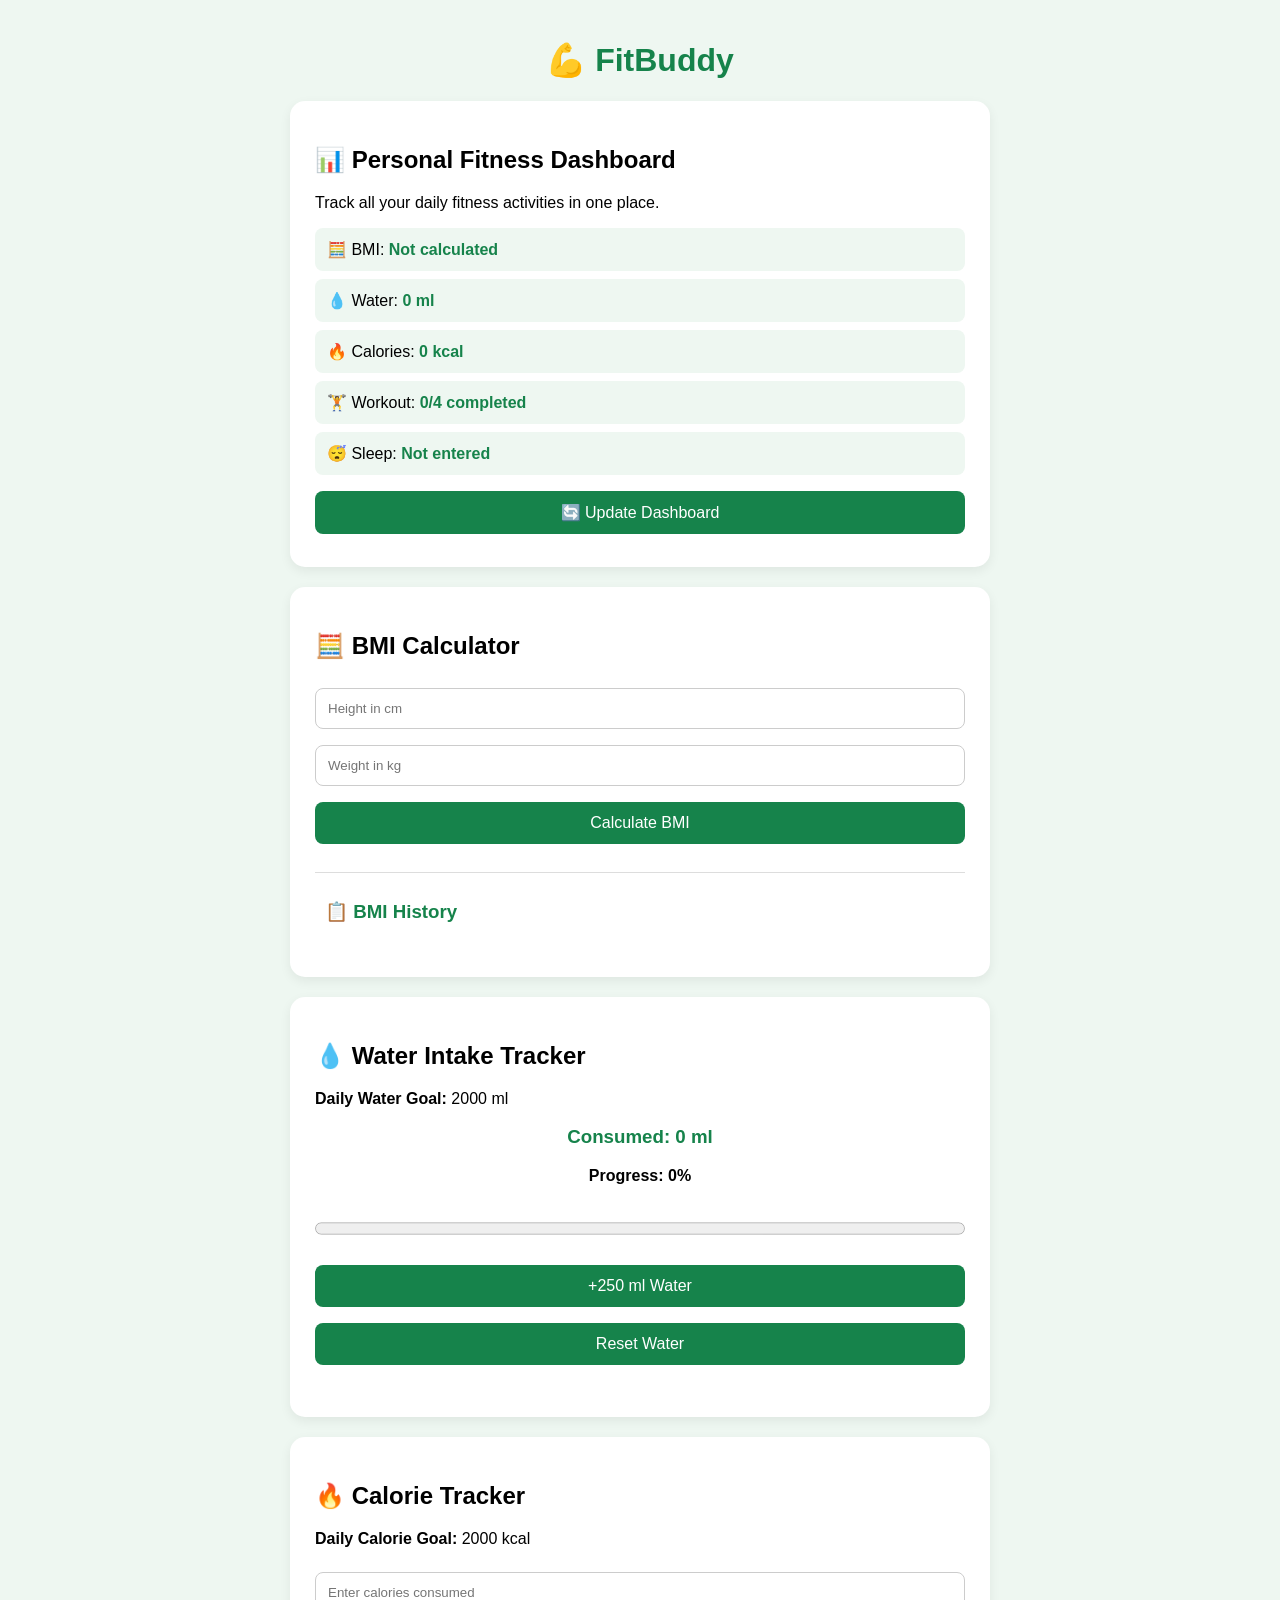
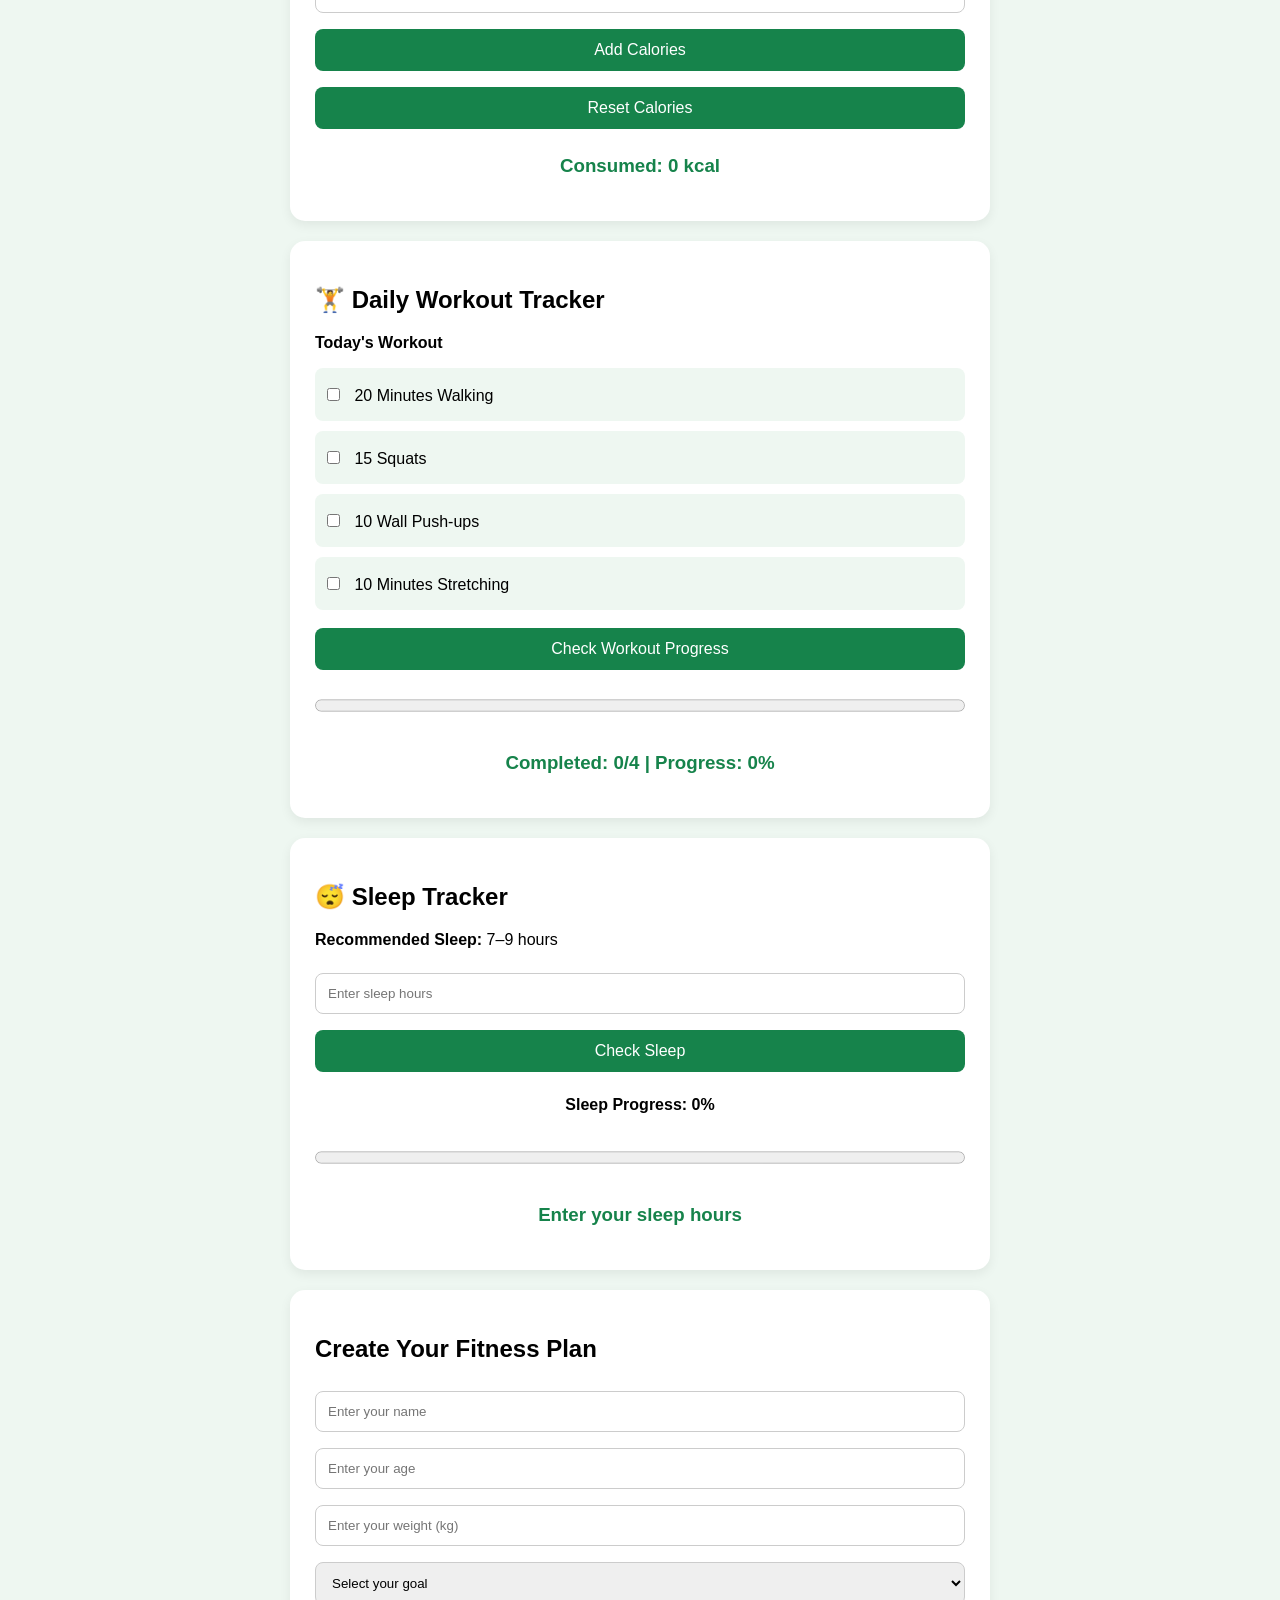
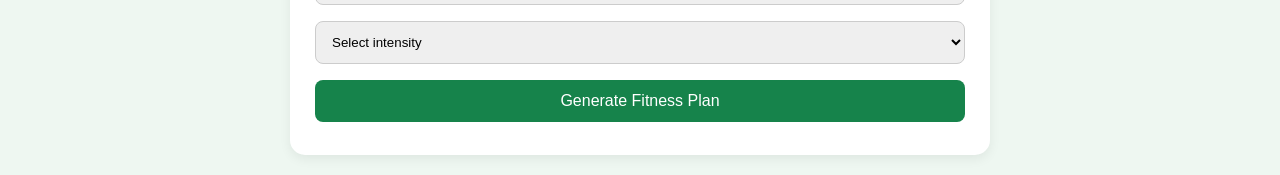
<file: templates/index.html>
<!DOCTYPE html>
<html lang="en">
<head>
    <meta charset="UTF-8">
    <meta name="viewport" content="width=device-width, initial-scale=1.0">
    <title>FitBuddy</title>

    <style>
        body {
            font-family: Arial, sans-serif;
            background: #eef7f1;
            margin: 0;
            padding: 20px;
        }

        .container {
            max-width: 700px;
            margin: auto;
        }

        h1 {
            text-align: center;
            color: #16834b;
        }

        .card {
            background: white;
            padding: 25px;
            margin-top: 20px;
            border-radius: 15px;
            box-shadow: 0 4px 12px #0001;
        }

        input, select, button {
            width: 100%;
            padding: 12px;
            margin: 8px 0;
            box-sizing: border-box;
            border-radius: 8px;
            border: 1px solid #ccc;
        }

        button {
            background: #16834b;
            color: white;
            border: none;
            cursor: pointer;
            font-size: 16px;
        }

        button:hover {
            background: #106638;
        }

        #result {
            white-space: pre-line;
            line-height: 1.7;
            color: #333;
        }

        #bmiResult {
            margin-top: 15px;
        }

        #bmiHistory {
            margin-top: 20px;
            padding: 10px;
            border-top: 1px solid #ddd;
        }

        #bmiHistory h3 {
            color: #16834b;
        }

        .history-item {
            background: #eef7f1;
            padding: 12px;
            margin: 8px 0;
            border-radius: 8px;
        }

        #waterProgress,
        #workoutProgress,
        #sleepProgress {
            width: 100%;
            height: 25px;
            margin: 15px 0;
        }

        #waterAmount,
        #calorieAmount,
        #workoutResult,
        #sleepResult {
            color: #16834b;
            text-align: center;
        }

        #waterPercentage,
        #sleepPercentage {
            text-align: center;
            font-weight: bold;
        }

        #waterMessage,
        #calorieMessage,
        #sleepMessage {
            color: #16834b;
            text-align: center;
            font-weight: bold;
        }

        .workout-option {
            display: block;
            background: #eef7f1;
            padding: 12px;
            margin: 10px 0;
            border-radius: 8px;
        }

        .workout-option input {
            width: auto;
            margin-right: 10px;
        }

        #dashboardBMI,
        #dashboardWater,
        #dashboardCalories,
        #dashboardWorkout,
        #dashboardSleep {
            color: #16834b;
            font-weight: bold;
        }
    </style>
</head>

<body>

    <div class="container">

        <h1>💪 FitBuddy</h1>

        <!-- Personal Fitness Dashboard -->
        <div class="card">
            <h2>📊 Personal Fitness Dashboard</h2>

            <p>Track all your daily fitness activities in one place.</p>

            <div class="history-item">
                🧮 BMI:
                <span id="dashboardBMI">Not calculated</span>
            </div>

            <div class="history-item">
                💧 Water:
                <span id="dashboardWater">0 ml</span>
            </div>

            <div class="history-item">
                🔥 Calories:
                <span id="dashboardCalories">0 kcal</span>
            </div>

            <div class="history-item">
                🏋️ Workout:
                <span id="dashboardWorkout">0/4 completed</span>
            </div>

            <div class="history-item">
                😴 Sleep:
                <span id="dashboardSleep">Not entered</span>
            </div>

            <button type="button" onclick="updateDashboard()">
                🔄 Update Dashboard
            </button>
        </div>

        <!-- BMI Calculator -->
        <div class="card">
            <h2>🧮 BMI Calculator</h2>

            <input
                type="number"
                id="bmiHeight"
                placeholder="Height in cm"
                min="1"
            >

            <input
                type="number"
                id="bmiWeight"
                placeholder="Weight in kg"
                min="1"
            >

            <button type="button" onclick="calculateBMI()">
                Calculate BMI
            </button>

            <h3 id="bmiResult"></h3>

            <div id="bmiHistory">
                <h3>📋 BMI History</h3>
            </div>
        </div>

        <!-- Water Intake Tracker -->
        <div class="card">
            <h2>💧 Water Intake Tracker</h2>

            <p><strong>Daily Water Goal:</strong> 2000 ml</p>

            <h3 id="waterAmount">Consumed: 0 ml</h3>

            <p id="waterPercentage">Progress: 0%</p>

            <progress
                id="waterProgress"
                value="0"
                max="2000">
            </progress>

            <button type="button" onclick="addWater(250)">
                +250 ml Water
            </button>

            <button type="button" onclick="resetWater()">
                Reset Water
            </button>

            <h3 id="waterMessage"></h3>
        </div>

        <!-- Calorie Tracker -->
        <div class="card">
            <h2>🔥 Calorie Tracker</h2>

            <p><strong>Daily Calorie Goal:</strong> 2000 kcal</p>

            <input
                type="number"
                id="calorieInput"
                placeholder="Enter calories consumed"
                min="1"
                step="1"
            >

            <button type="button" onclick="addCalories()">
                Add Calories
            </button>

            <button type="button" onclick="resetCalories()">
                Reset Calories
            </button>

            <h3 id="calorieAmount">Consumed: 0 kcal</h3>

            <p id="calorieMessage"></p>
        </div>

        <!-- Daily Workout Tracker -->
        <div class="card">
            <h2>🏋️ Daily Workout Tracker</h2>

            <p><strong>Today's Workout</strong></p>

            <label class="workout-option">
                <input type="checkbox" id="walking">
                20 Minutes Walking
            </label>

            <label class="workout-option">
                <input type="checkbox" id="squats">
                15 Squats
            </label>

            <label class="workout-option">
                <input type="checkbox" id="pushups">
                10 Wall Push-ups
            </label>

            <label class="workout-option">
                <input type="checkbox" id="stretching">
                10 Minutes Stretching
            </label>

            <button type="button" onclick="checkWorkout()">
                Check Workout Progress
            </button>

            <progress
                id="workoutProgress"
                value="0"
                max="4">
            </progress>

            <h3 id="workoutResult">
                Completed: 0/4 | Progress: 0%
            </h3>
        </div>

        <!-- Sleep Tracker -->
        <div class="card">
            <h2>😴 Sleep Tracker</h2>

            <p><strong>Recommended Sleep:</strong> 7–9 hours</p>

            <input
                type="number"
                id="sleepHours"
                placeholder="Enter sleep hours"
                min="0"
                max="24"
                step="0.5"
            >

            <button type="button" onclick="checkSleep()">
                Check Sleep
            </button>

            <p id="sleepPercentage">Sleep Progress: 0%</p>

            <progress
                id="sleepProgress"
                value="0"
                max="9">
            </progress>

            <h3 id="sleepResult">
                Enter your sleep hours
            </h3>

            <p id="sleepMessage"></p>
        </div>

        <!-- Fitness Plan Form -->
        <div class="card">
            <h2>Create Your Fitness Plan</h2>

            <form id="fitnessForm">

                <input
                    type="text"
                    name="name"
                    placeholder="Enter your name"
                    required
                >

                <input
                    type="number"
                    name="age"
                    placeholder="Enter your age"
                    required
                >

                <input
                    type="number"
                    name="weight"
                    placeholder="Enter your weight (kg)"
                    required
                >

                <select name="goal" required>
                    <option value="">Select your goal</option>
                    <option value="weight loss">Weight Loss</option>
                    <option value="muscle gain">Muscle Gain</option>
                    <option value="general fitness">General Fitness</option>
                </select>

                <select name="intensity" required>
                    <option value="">Select intensity</option>
                    <option value="beginner">Beginner</option>
                    <option value="intermediate">Intermediate</option>
                    <option value="advanced">Advanced</option>
                </select>

                <button type="submit">
                    Generate Fitness Plan
                </button>

            </form>
        </div>

        <!-- Fitness Plan Result -->
        <div class="card" id="resultCard" style="display: none;">

            <h2>🌟 Your Fitness Plan</h2>

            <div id="result"></div>

            <button type="button" onclick="window.print()">
                🖨️ Print / Save Plan
            </button>

        </div>

    </div>

    <script>

        // BMI Calculator
        function calculateBMI() {

            const height = Number(
                document.getElementById("bmiHeight").value
            );

            const weight = Number(
                document.getElementById("bmiWeight").value
            );

            const resultElement =
                document.getElementById("bmiResult");

            if (!height || !weight || height <= 0 || weight <= 0) {

                resultElement.textContent =
                    "Please enter valid height and weight.";

                resultElement.style.color = "red";

                return;
            }

            const heightInMeter = height / 100;

            const bmi = weight / (
                heightInMeter * heightInMeter
            );

            let category = "";

            if (bmi < 18.5) {

                category = "Underweight";
                resultElement.style.color = "orange";

            } else if (bmi < 25) {

                category = "Normal weight";
                resultElement.style.color = "green";

            } else if (bmi < 30) {

                category = "Overweight";
                resultElement.style.color = "blue";

            } else {

                category = "Obesity range";
                resultElement.style.color = "red";
            }

            resultElement.textContent =
                "Your BMI: " + bmi.toFixed(2) +
                " | " + category;

            const historyElement =
                document.getElementById("bmiHistory");

            const historyItem =
                document.createElement("div");

            historyItem.className = "history-item";

            historyItem.textContent =
                "BMI: " + bmi.toFixed(2) +
                " | Category: " + category +
                " | Weight: " + weight + " kg";

            historyElement.appendChild(historyItem);
        }


        // Water Intake Tracker
        let waterConsumed = 0;

        const dailyWaterGoal = 2000;

        function addWater(amount) {

            waterConsumed += amount;

            if (waterConsumed > dailyWaterGoal) {
                waterConsumed = dailyWaterGoal;
            }

            const percentage =
                Math.round(
                    (waterConsumed / dailyWaterGoal) * 100
                );

            document.getElementById("waterAmount")
                .textContent =
                "Consumed: " + waterConsumed + " ml";

            document.getElementById("waterPercentage")
                .textContent =
                "Progress: " + percentage + "%";

            document.getElementById("waterProgress")
                .value = waterConsumed;

            if (waterConsumed >= dailyWaterGoal) {

                document.getElementById("waterMessage")
                    .textContent =
                    "🎉 Daily water goal completed!";

            } else {

                document.getElementById("waterMessage")
                    .textContent =
                    "Keep drinking water! 💧";
            }
        }

        function resetWater() {

            waterConsumed = 0;

            document.getElementById("waterAmount")
                .textContent =
                "Consumed: 0 ml";

            document.getElementById("waterPercentage")
                .textContent =
                "Progress: 0%";

            document.getElementById("waterProgress")
                .value = 0;

            document.getElementById("waterMessage")
                .textContent = "";
        }


        // Calorie Tracker
        let totalCalories = 0;

        const dailyCalorieGoal = 2000;

        function addCalories() {

            const input =
                document.getElementById("calorieInput");

            const calories = parseInt(
                input.value.trim(),
                10
            );

            if (isNaN(calories) || calories <= 0) {

                alert("Please enter valid calories");

                input.focus();

                return;
            }

            totalCalories += calories;

            document.getElementById("calorieAmount")
                .textContent =
                "Consumed: " + totalCalories + " kcal";

            if (totalCalories >= dailyCalorieGoal) {

                document.getElementById("calorieMessage")
                    .textContent =
                    "🎯 Daily calorie goal reached!";

            } else {

                document.getElementById("calorieMessage")
                    .textContent =
                    "Keep tracking your calories! 💪";
            }

            input.value = "";
        }

        function resetCalories() {

            totalCalories = 0;

            document.getElementById("calorieAmount")
                .textContent =
                "Consumed: 0 kcal";

            document.getElementById("calorieMessage")
                .textContent = "";
        }


        // Daily Workout Tracker
        function checkWorkout() {

            let completed = 0;

            const totalWorkouts = 4;

            if (document.getElementById("walking").checked) {
                completed++;
            }

            if (document.getElementById("squats").checked) {
                completed++;
            }

            if (document.getElementById("pushups").checked) {
                completed++;
            }

            if (document.getElementById("stretching").checked) {
                completed++;
            }

            const percentage = Math.round(
                (completed / totalWorkouts) * 100
            );

            document.getElementById("workoutProgress")
                .value = completed;

            document.getElementById("workoutResult")
                .textContent =
                "Completed: " + completed +
                "/" + totalWorkouts +
                " | Progress: " + percentage + "%";

            if (completed === totalWorkouts) {

                document.getElementById("workoutResult")
                    .textContent +=
                    " 🎉 All workouts completed!";
            }
        }


        // Sleep Tracker
        function checkSleep() {

            const sleepInput =
                document.getElementById("sleepHours");

            const sleepHours =
                parseFloat(sleepInput.value);

            const sleepResult =
                document.getElementById("sleepResult");

            const sleepMessage =
                document.getElementById("sleepMessage");

            if (
                isNaN(sleepHours) ||
                sleepHours < 0 ||
                sleepHours > 24
            ) {

                sleepResult.textContent =
                    "Please enter valid sleep hours";

                sleepResult.style.color = "red";

                return;
            }

            const sleepPercentage =
                Math.min(
                    Math.round((sleepHours / 9) * 100),
                    100
                );

            document.getElementById("sleepProgress")
                .value = Math.min(sleepHours, 9);

            document.getElementById("sleepPercentage")
                .textContent =
                "Sleep Progress: " +
                sleepPercentage + "%";

            sleepResult.style.color = "#16834b";

            sleepResult.textContent =
                "You slept " + sleepHours + " hours";

            if (sleepHours < 6) {

                sleepMessage.textContent =
                    "You need more sleep. Try to rest well 😴";

            } else if (sleepHours < 7) {

                sleepMessage.textContent =
                    "Sleep is slightly low. Aim for 7–9 hours 🌙";

            } else if (sleepHours <= 9) {

                sleepMessage.textContent =
                    "Great! You got healthy sleep 🎉";

            } else {

                sleepMessage.textContent =
                    "You slept longer than usual. Maintain a balanced routine 😊";
            }
        }


        // Personal Fitness Dashboard
        function updateDashboard() {

            const bmiText =
                document.getElementById("bmiResult").textContent;

            const waterText =
                document.getElementById("waterAmount").textContent;

            const calorieText =
                document.getElementById("calorieAmount").textContent;

            const workoutText =
                document.getElementById("workoutResult").textContent;

            const sleepText =
                document.getElementById("sleepResult").textContent;

            document.getElementById("dashboardBMI")
                .textContent =
                bmiText || "Not calculated";

            document.getElementById("dashboardWater")
                .textContent =
                waterText.replace("Consumed: ", "");

            document.getElementById("dashboardCalories")
                .textContent =
                calorieText.replace("Consumed: ", "");

            document.getElementById("dashboardWorkout")
                .textContent =
                workoutText.split("|")[0]
                .replace("Completed: ", "");

            document.getElementById("dashboardSleep")
                .textContent =
                sleepText === "Enter your sleep hours"
                    ? "Not entered"
                    : sleepText.replace("You slept ", "");
        }


        // Fitness Plan Generator
        document.getElementById("fitnessForm")
            .addEventListener("submit", async function(event) {

                event.preventDefault();

                const formData = new FormData(this);

                const response = await fetch("/generate", {
                    method: "POST",
                    body: formData
                });

                const data = await response.json();

                document.getElementById("resultCard")
                    .style.display = "block";

                document.getElementById("result")
                    .textContent = data.plan;

            });

    </script>

</body>
</html>
</file>
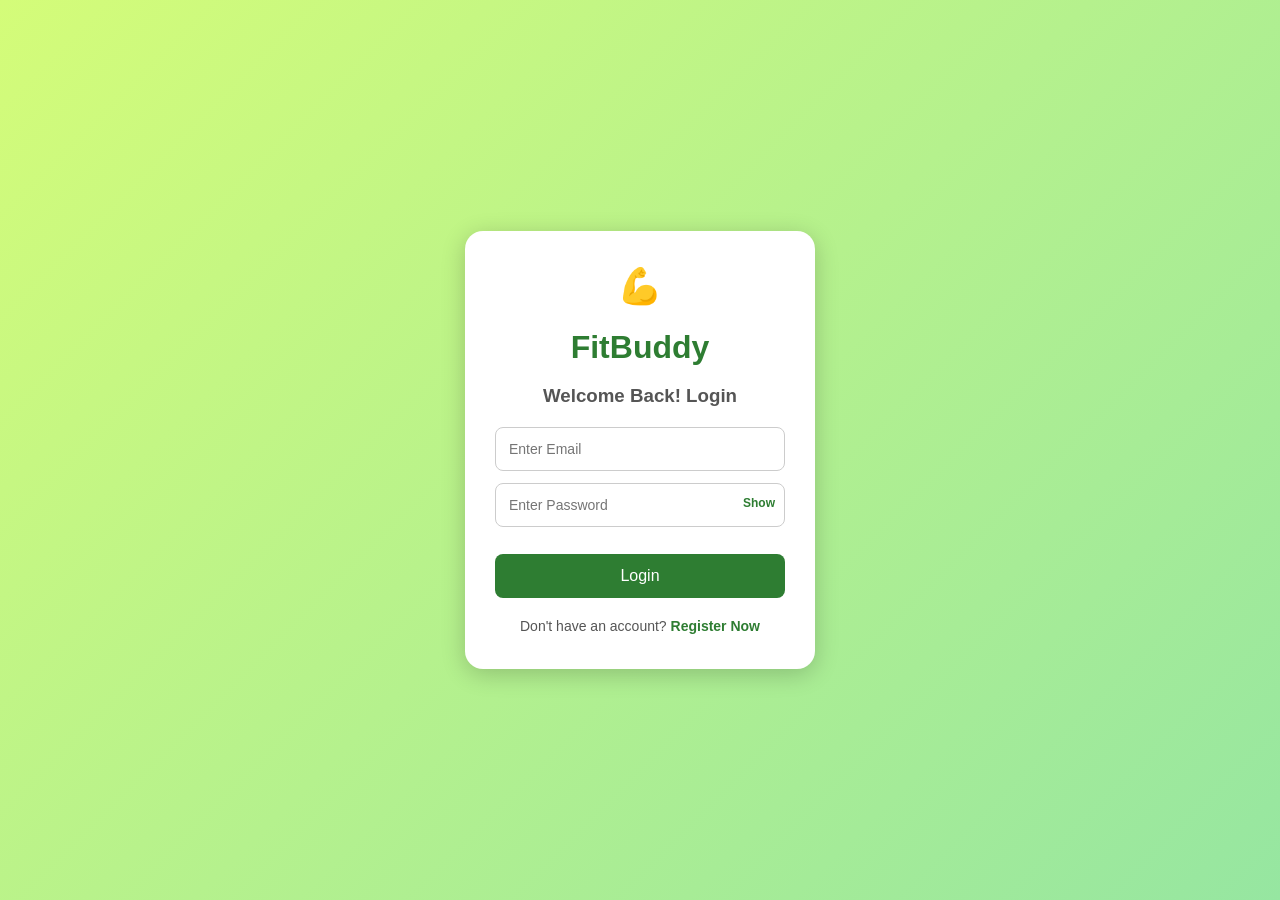
<file: templates/login.html>
<!DOCTYPE html>
<html lang="en">
<head>
    <meta charset="UTF-8">
    <meta name="viewport" content="width=device-width, initial-scale=1.0">

    <title>FitBuddy Login</title>

    <style>
        * {
            box-sizing: border-box;
        }

        body {
            font-family: Arial, sans-serif;
            background: linear-gradient(135deg, #d4fc79, #96e6a1);
            display: flex;
            justify-content: center;
            align-items: center;
            min-height: 100vh;
            margin: 0;
        }

        .login-box {
            background: white;
            padding: 35px 30px;
            width: 350px;
            border-radius: 18px;
            box-shadow: 0 5px 25px rgba(0, 0, 0, 0.2);
            text-align: center;
        }

        .logo {
            font-size: 35px;
            margin-bottom: 5px;
        }

        h1 {
            color: #2e7d32;
            margin-bottom: 5px;
        }

        h3 {
            color: #555;
            margin-bottom: 20px;
        }

        .input-group {
            position: relative;
            margin: 12px 0;
        }

        input {
            width: 100%;
            padding: 13px;
            border: 1px solid #ccc;
            border-radius: 8px;
            font-size: 14px;
        }

        input:focus {
            outline: none;
            border-color: #2e7d32;
        }

        .password-input {
            padding-right: 70px;
        }

        .show-password {
            position: absolute;
            right: 10px;
            top: 13px;
            color: #2e7d32;
            cursor: pointer;
            font-size: 12px;
            font-weight: bold;
        }

        button {
            width: 100%;
            padding: 13px;
            margin-top: 15px;
            background: #2e7d32;
            color: white;
            border: none;
            border-radius: 8px;
            cursor: pointer;
            font-size: 16px;
        }

        button:hover {
            background: #1b5e20;
        }

        button:disabled {
            background: #999;
            cursor: not-allowed;
        }

        #message {
            margin-top: 15px;
            font-weight: bold;
            font-size: 14px;
        }

        .register-link {
            margin-top: 20px;
            font-size: 14px;
            color: #555;
        }

        .register-link a {
            color: #2e7d32;
            font-weight: bold;
            text-decoration: none;
        }

        .register-link a:hover {
            text-decoration: underline;
        }
    </style>
</head>

<body>

    <div class="login-box">

        <div class="logo">💪</div>

        <h1>FitBuddy</h1>
        <h3>Welcome Back! Login</h3>

        <form id="loginForm">

            <div class="input-group">
                <input
                    type="email"
                    id="email"
                    placeholder="Enter Email"
                    required
                >
            </div>

            <div class="input-group">
                <input
                    type="password"
                    id="password"
                    class="password-input"
                    placeholder="Enter Password"
                    minlength="6"
                    required
                >

                <span
                    class="show-password"
                    onclick="togglePassword()"
                >
                    Show
                </span>
            </div>

            <button type="submit" id="loginButton">
                Login
            </button>

        </form>

        <p id="message"></p>

        <div class="register-link">
            Don't have an account?
            <a href="/register-page">Register Now</a>
        </div>

    </div>

    <script>
        function togglePassword() {
            const passwordInput = document.getElementById("password");
            const showPassword = document.querySelector(".show-password");

            if (passwordInput.type === "password") {
                passwordInput.type = "text";
                showPassword.innerText = "Hide";
            } else {
                passwordInput.type = "password";
                showPassword.innerText = "Show";
            }
        }

        document.getElementById("loginForm").addEventListener(
            "submit",
            async function(event) {

                event.preventDefault();

                const email = document.getElementById("email").value.trim();
                const password = document.getElementById("password").value.trim();

                const message = document.getElementById("message");
                const loginButton = document.getElementById("loginButton");

                message.innerText = "";
                loginButton.disabled = true;
                loginButton.innerText = "Logging in...";

                const formData = new FormData();

                formData.append("email", email);
                formData.append("password", password);

                try {
                    const response = await fetch("/login", {
                        method: "POST",
                        body: formData
                    });

                    const result = await response.json();

                    if (result.success) {
                        message.style.color = "green";
                        message.innerText =
                            "Login successful! Welcome " + result.user.username;

                        setTimeout(function() {
                            window.location.href = "/";
                        }, 1500);

                    } else {
                        message.style.color = "red";
                        message.innerText = result.message;
                    }

                } catch (error) {
                    message.style.color = "red";
                    message.innerText =
                        "Something went wrong. Please try again.";
                }

                loginButton.disabled = false;
                loginButton.innerText = "Login";
            }
        );
    </script>

</body>
</html>
</file>
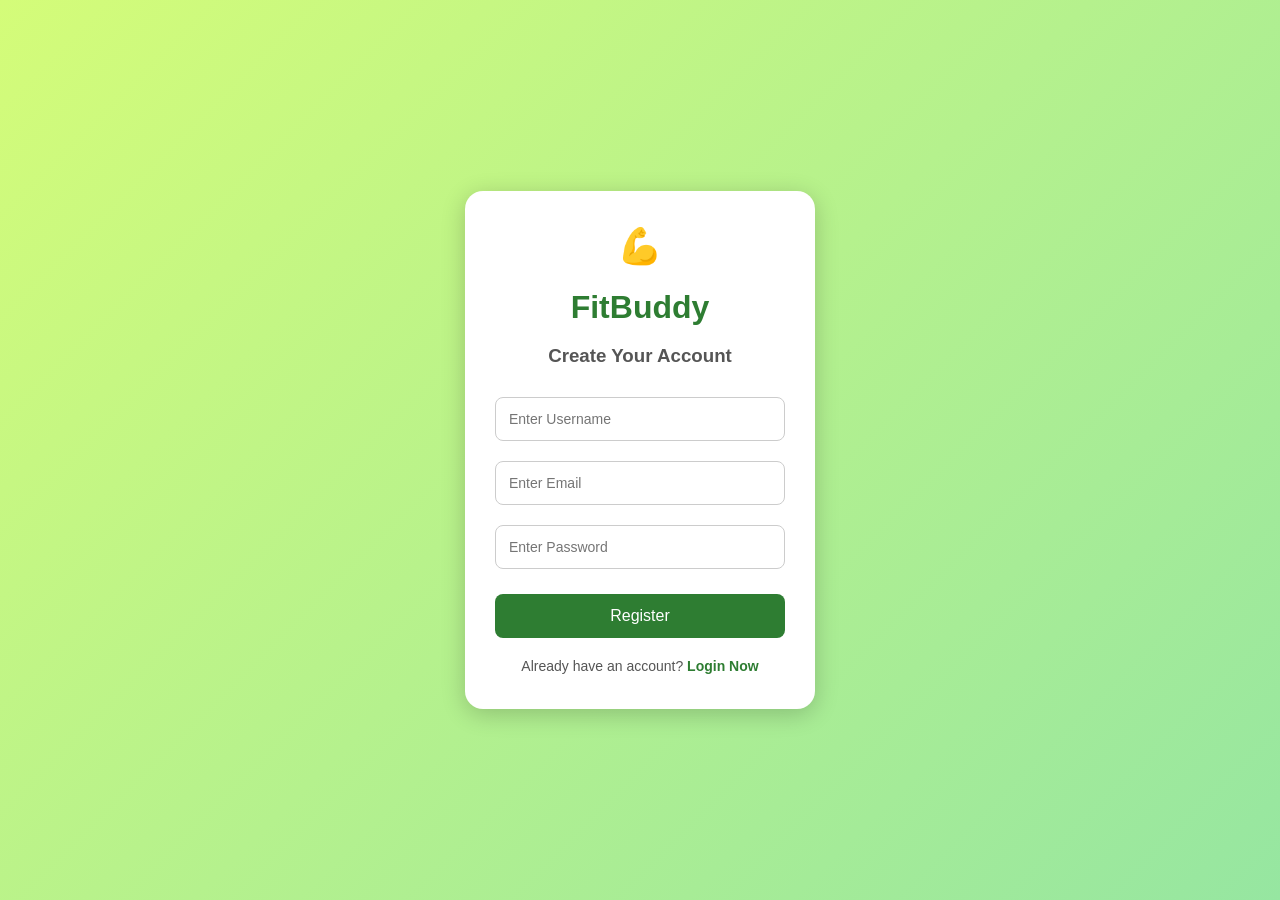
<file: templates/register.html>
<!DOCTYPE html>
<html lang="en">
<head>
    <meta charset="UTF-8">
    <meta name="viewport" content="width=device-width, initial-scale=1.0">

    <title>FitBuddy Registration</title>

    <style>
        * {
            box-sizing: border-box;
        }

        body {
            font-family: Arial, sans-serif;
            background: linear-gradient(135deg, #d4fc79, #96e6a1);
            display: flex;
            justify-content: center;
            align-items: center;
            min-height: 100vh;
            margin: 0;
        }

        .register-box {
            background: white;
            padding: 35px 30px;
            width: 350px;
            border-radius: 18px;
            box-shadow: 0 5px 25px rgba(0, 0, 0, 0.2);
            text-align: center;
        }

        .logo {
            font-size: 35px;
        }

        h1 {
            color: #2e7d32;
            margin-bottom: 5px;
        }

        h3 {
            color: #555;
            margin-bottom: 20px;
        }

        input {
            width: 100%;
            padding: 13px;
            margin: 10px 0;
            border: 1px solid #ccc;
            border-radius: 8px;
            font-size: 14px;
        }

        input:focus {
            outline: none;
            border-color: #2e7d32;
        }

        button {
            width: 100%;
            padding: 13px;
            margin-top: 15px;
            background: #2e7d32;
            color: white;
            border: none;
            border-radius: 8px;
            cursor: pointer;
            font-size: 16px;
        }

        button:hover {
            background: #1b5e20;
        }

        button:disabled {
            background: #999;
        }

        #message {
            margin-top: 15px;
            font-weight: bold;
            font-size: 14px;
        }

        .login-link {
            margin-top: 20px;
            color: #555;
            font-size: 14px;
        }

        .login-link a {
            color: #2e7d32;
            font-weight: bold;
            text-decoration: none;
        }
    </style>
</head>

<body>

    <div class="register-box">

        <div class="logo">💪</div>

        <h1>FitBuddy</h1>
        <h3>Create Your Account</h3>

        <form id="registerForm">

            <input
                type="text"
                id="username"
                placeholder="Enter Username"
                minlength="3"
                required
            >

            <input
                type="email"
                id="email"
                placeholder="Enter Email"
                required
            >

            <input
                type="password"
                id="password"
                placeholder="Enter Password"
                minlength="6"
                required
            >

            <button type="submit" id="registerButton">
                Register
            </button>

        </form>

        <p id="message"></p>

        <div class="login-link">
            Already have an account?
            <a href="/login">Login Now</a>
        </div>

    </div>

    <script>
        document.getElementById("registerForm").addEventListener(
            "submit",
            async function(event) {

                event.preventDefault();

                const username = document.getElementById("username").value.trim();
                const email = document.getElementById("email").value.trim();
                const password = document.getElementById("password").value.trim();

                const message = document.getElementById("message");
                const registerButton = document.getElementById("registerButton");

                const formData = new FormData();

                formData.append("username", username);
                formData.append("email", email);
                formData.append("password", password);

                registerButton.disabled = true;
                registerButton.innerText = "Registering...";

                try {
                    const response = await fetch("/register", {
                        method: "POST",
                        body: formData
                    });

                    const result = await response.json();

                    if (result.success) {
                        message.style.color = "green";
                        message.innerText = result.message;

                        setTimeout(function() {
                            window.location.href = "/login";
                        }, 1500);

                    } else {
                        message.style.color = "red";
                        message.innerText = result.message;
                    }

                } catch (error) {
                    message.style.color = "red";
                    message.innerText =
                        "Something went wrong. Please try again.";
                }

                registerButton.disabled = false;
                registerButton.innerText = "Register";
            }
        );
    </script>

</body>
</html>
</file>
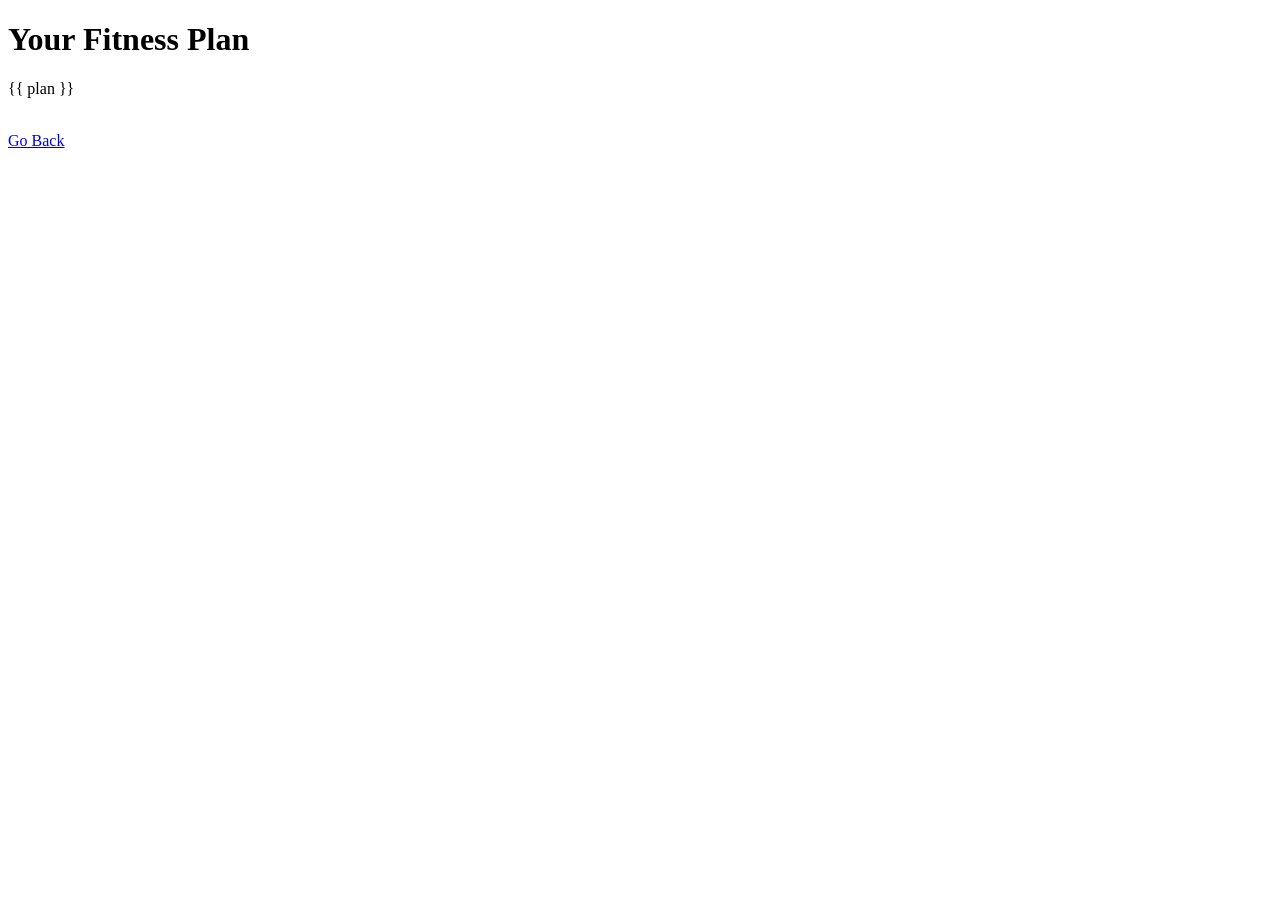
<file: templates/result.html>
<!DOCTYPE html>
<html lang="en">
<head>
    <meta charset="UTF-8">
    <meta name="viewport" content="width=device-width, initial-scale=1.0">
    <title>Your Fitness Plan</title>
</head>
<body>

    <h1>Your Fitness Plan</h1>

    <p>{{ plan }}</p>

    <br>

    <a href="/">Go Back</a>

</body>
</html>
</file>
